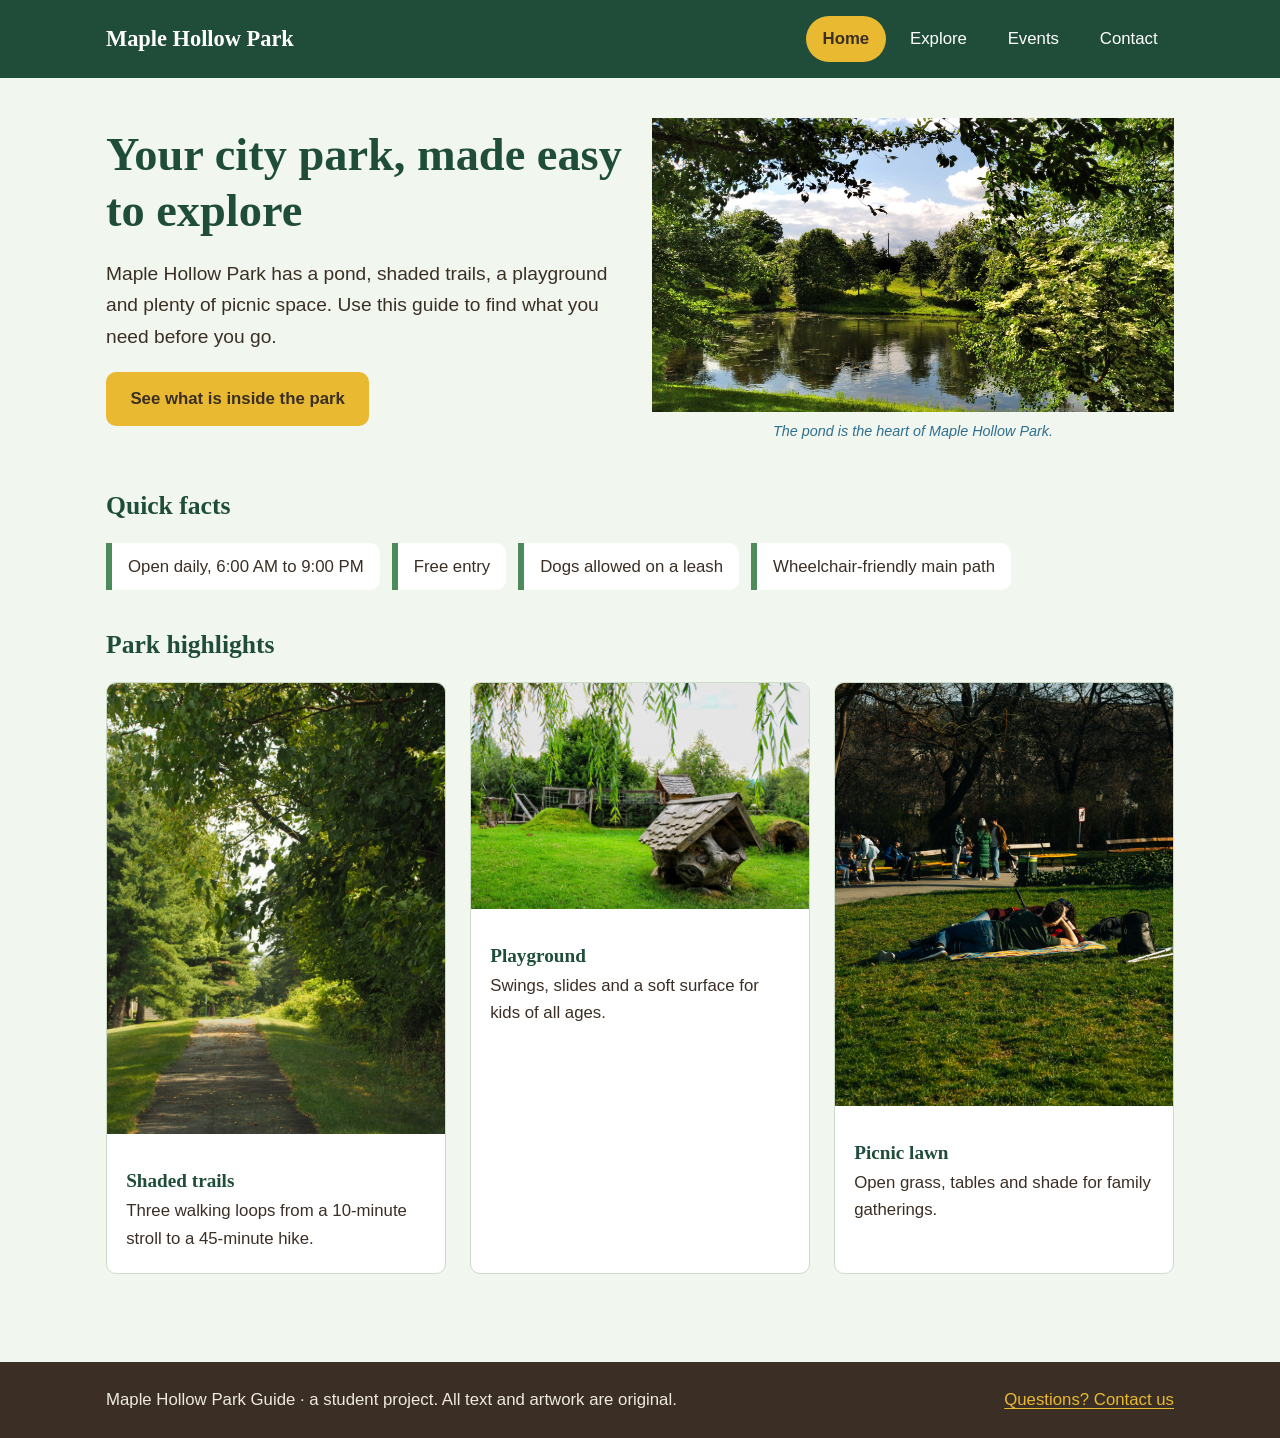
<file: index.html>
<!DOCTYPE html>
<html lang="en">
<head>
  <meta charset="UTF-8">
  <meta name="viewport" content="width=device-width, initial-scale=1.0">
  <meta name="description" content="Maple Hollow Park guide: trails, playground, picnic areas and events.">
  <title>Home | Maple Hollow Park Guide</title>
  <link rel="stylesheet" href="style.css">
</head>
<body>
  <header class="site-header">
    <div class="header-inner">
      <a class="brand" href="index.html">Maple Hollow Park</a>
      <nav class="site-nav" aria-label="Main navigation">
        <ul>
          <li><a href="index.html" aria-current="page">Home</a></li>
          <li><a href="explore.html">Explore</a></li>
          <li><a href="events.html">Events</a></li>
          <li><a href="contact.html">Contact</a></li>
        </ul>
      </nav>
    </div>
  </header>

  <main>
    <section class="hero" aria-labelledby="welcome">
      <div class="hero-text">
        <h1 id="welcome">Your city park, made easy to explore</h1>
        <p class="lead">Maple Hollow Park has a pond, shaded trails, a playground and plenty of picnic space. Use this guide to find what you need before you go.</p>
        <p><a class="btn" href="explore.html">See what is inside the park</a></p>
      </div>
      <figure>
        <img src="pond.jpg" alt="Illustration of a calm blue pond with lily pads, surrounded by green trees under a yellow sun">
        <figcaption>The pond is the heart of Maple Hollow Park.</figcaption>
      </figure>
    </section>

    <section aria-labelledby="quick-facts">
      <h2 id="quick-facts">Quick facts</h2>
      <ul class="facts">
        <li>Open daily, 6:00 AM to 9:00 PM</li>
        <li>Free entry</li>
        <li>Dogs allowed on a leash</li>
        <li>Wheelchair-friendly main path</li>
      </ul>
    </section>

    <section aria-labelledby="highlights">
      <h2 id="highlights">Park highlights</h2>
      <div class="card-grid">
        <article class="card">
          <img src="trail.jpg" alt="A dirt trail winding between tall green trees toward a yellow trail sign">
          <div class="card-body">
            <h3>Shaded trails</h3>
            <p>Three walking loops from a 10-minute stroll to a 45-minute hike.</p>
          </div>
        </article>
        <article class="card">
          <img src="playground.jpg" alt="A playground with a swing set and a yellow slide on green grass">
          <div class="card-body">
            <h3>Playground</h3>
            <p>Swings, slides and a soft surface for kids of all ages.</p>
          </div>
        </article>
        <article class="card">
          <img src="picnic.jpg" alt="A red checkered picnic blanket with food under a large tree">
          <div class="card-body">
            <h3>Picnic lawn</h3>
            <p>Open grass, tables and shade for family gatherings.</p>
          </div>
        </article>
      </div>
    </section>
  </main>

  <footer class="site-footer">
    <div class="footer-inner">
      <p>Maple Hollow Park Guide &middot; a student project. All text and artwork are original.</p>
      <p><a href="contact.html">Questions? Contact us</a></p>
    </div>
  </footer>
</body>
</html>
</file>
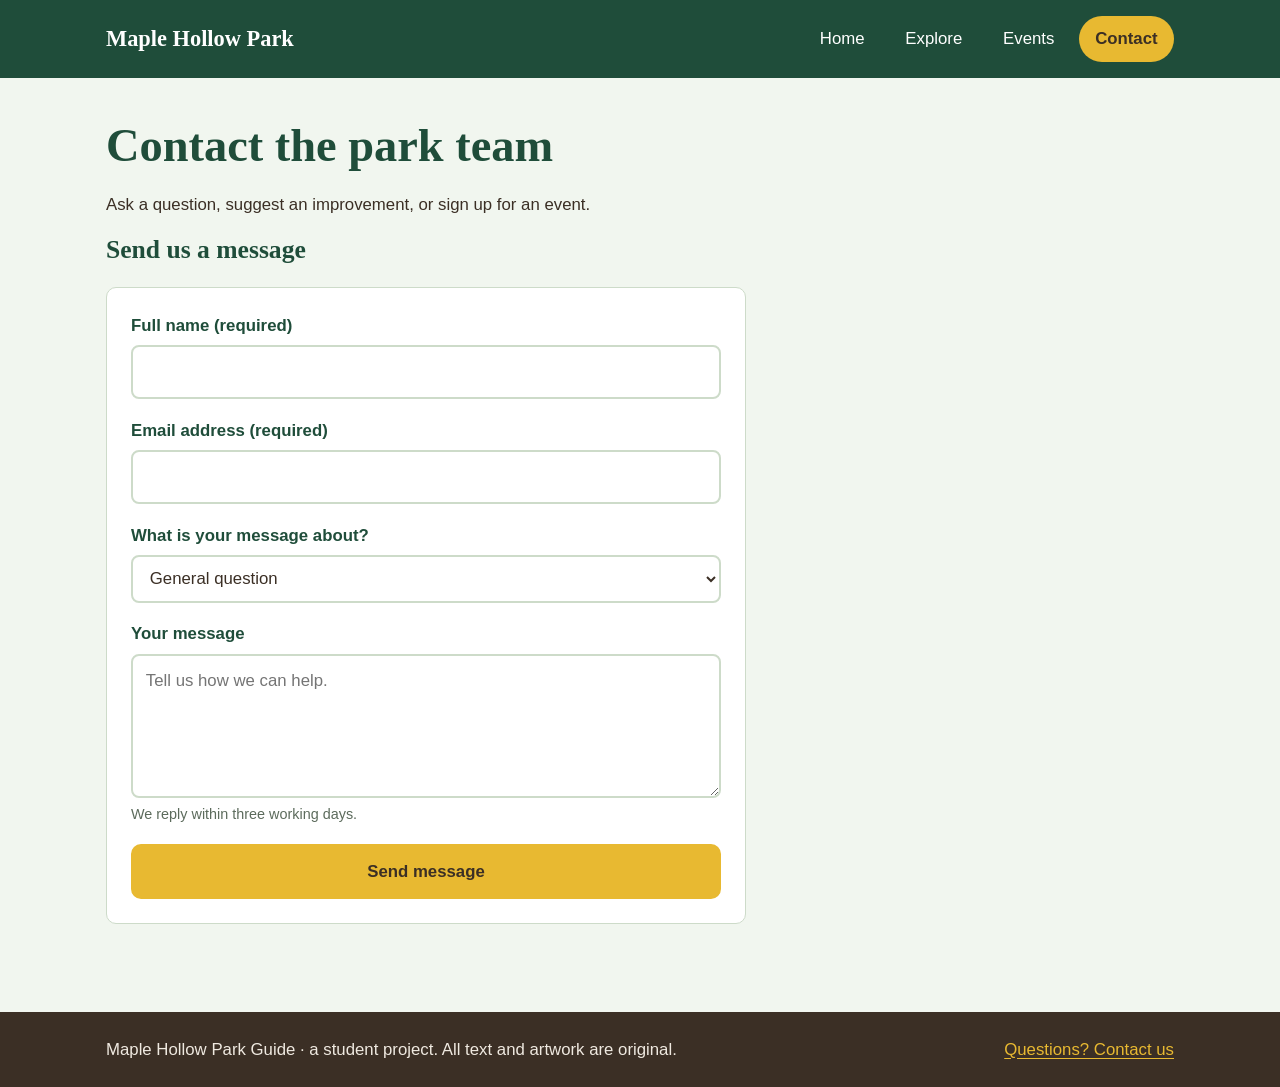
<file: contact.html>
<!DOCTYPE html>
<html lang="en">
<head>
  <meta charset="UTF-8">
  <meta name="viewport" content="width=device-width, initial-scale=1.0">
  <meta name="description" content="Maple Hollow Park guide: trails, playground, picnic areas and events.">
  <title>Contact | Maple Hollow Park Guide</title>
  <link rel="stylesheet" href="style.css">
</head>
<body>
  <header class="site-header">
    <div class="header-inner">
      <a class="brand" href="index.html">Maple Hollow Park</a>
      <nav class="site-nav" aria-label="Main navigation">
        <ul>
          <li><a href="index.html">Home</a></li>
          <li><a href="explore.html">Explore</a></li>
          <li><a href="events.html">Events</a></li>
          <li><a href="contact.html" aria-current="page">Contact</a></li>
        </ul>
      </nav>
    </div>
  </header>

  <main>
    <h1>Contact the park team</h1>
    <p class="lead">Ask a question, suggest an improvement, or sign up for an event.</p>

    <section aria-labelledby="form-title">
      <h2 id="form-title">Send us a message</h2>
      <form action="#" method="post">
        <div class="field">
          <label for="name">Full name (required)</label>
          <input type="text" id="name" name="name" autocomplete="name" required>
        </div>

        <div class="field">
          <label for="email">Email address (required)</label>
          <input type="email" id="email" name="email" autocomplete="email" required>
        </div>

        <div class="field">
          <label for="topic">What is your message about?</label>
          <select id="topic" name="topic">
            <option value="question">General question</option>
            <option value="event">Event sign-up</option>
            <option value="suggestion">Suggestion</option>
            <option value="report">Report a problem</option>
          </select>
        </div>

        <div class="field">
          <label for="message">Your message</label>
          <textarea id="message" name="message" placeholder="Tell us how we can help."></textarea>
          <p class="hint">We reply within three working days.</p>
        </div>

        <button type="submit">Send message</button>
      </form>
    </section>
  </main>

  <footer class="site-footer">
    <div class="footer-inner">
      <p>Maple Hollow Park Guide &middot; a student project. All text and artwork are original.</p>
      <p><a href="contact.html">Questions? Contact us</a></p>
    </div>
  </footer>
</body>
</html>
</file>
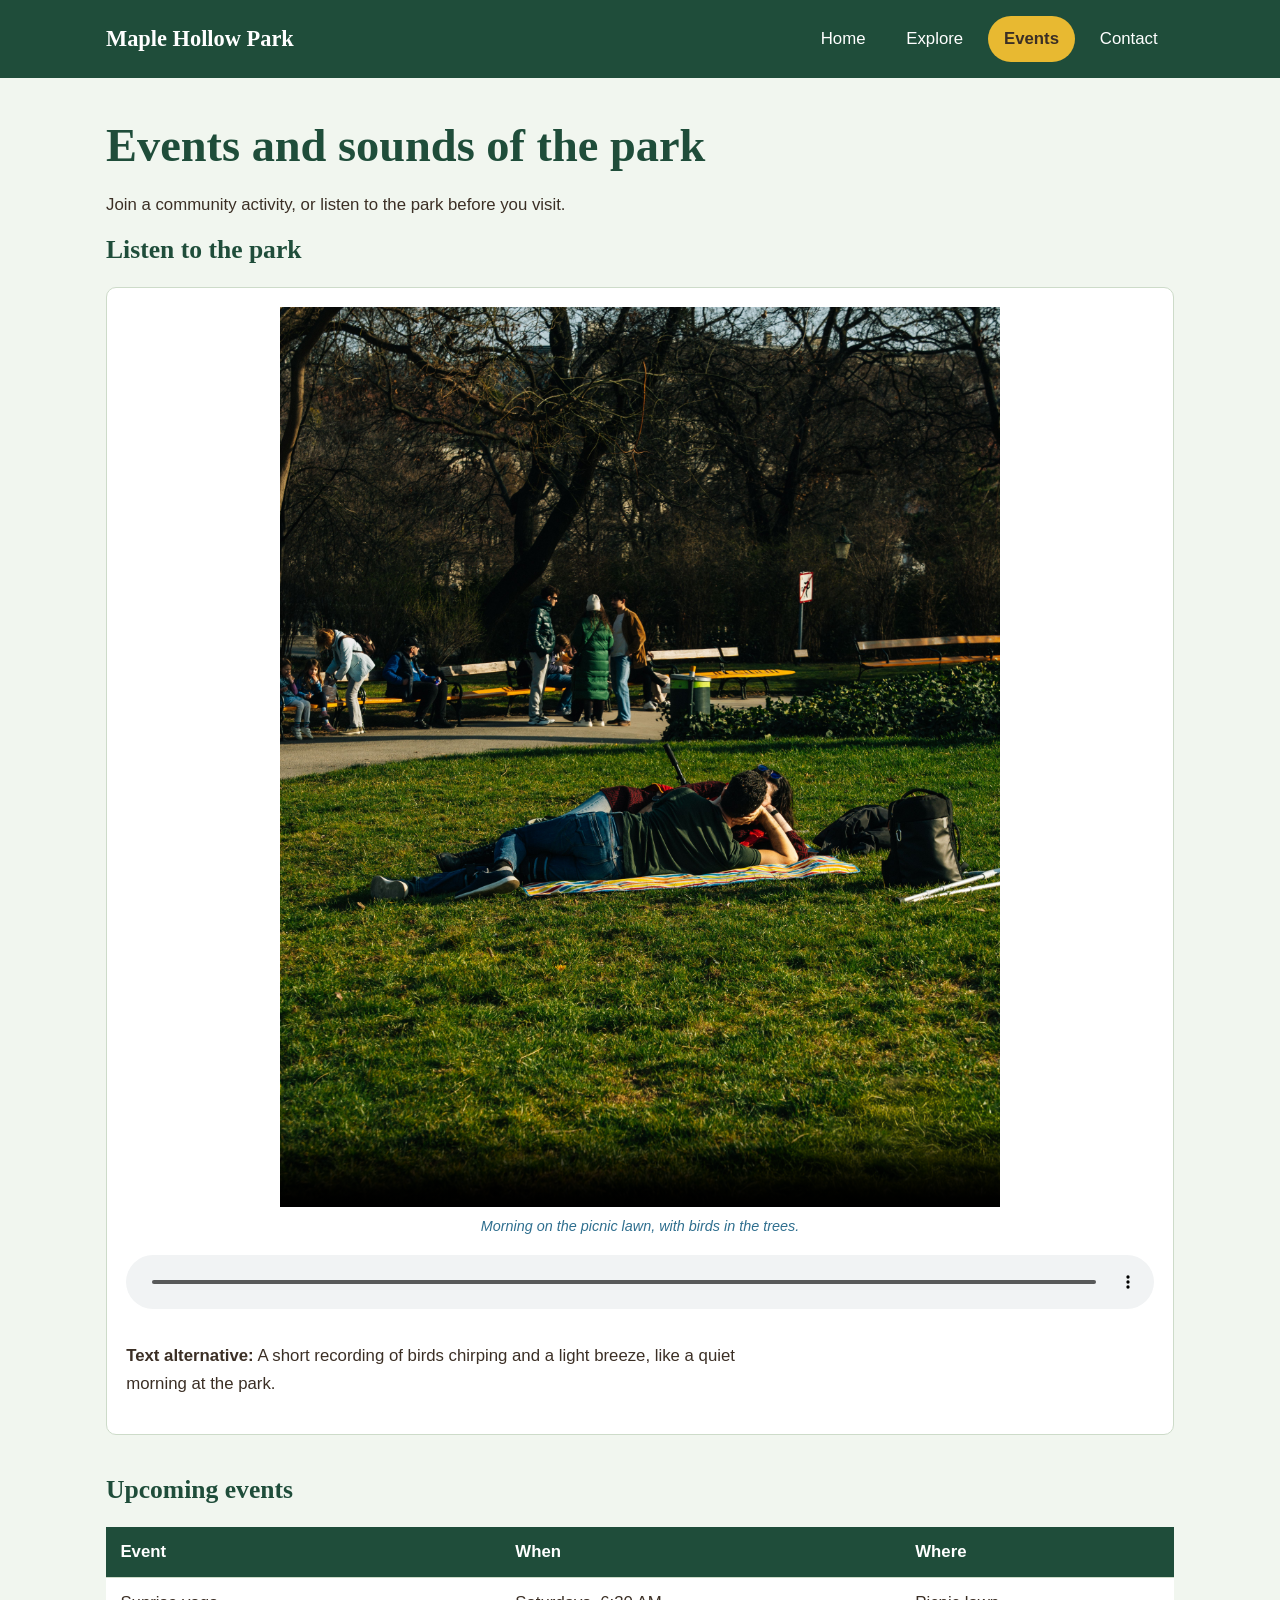
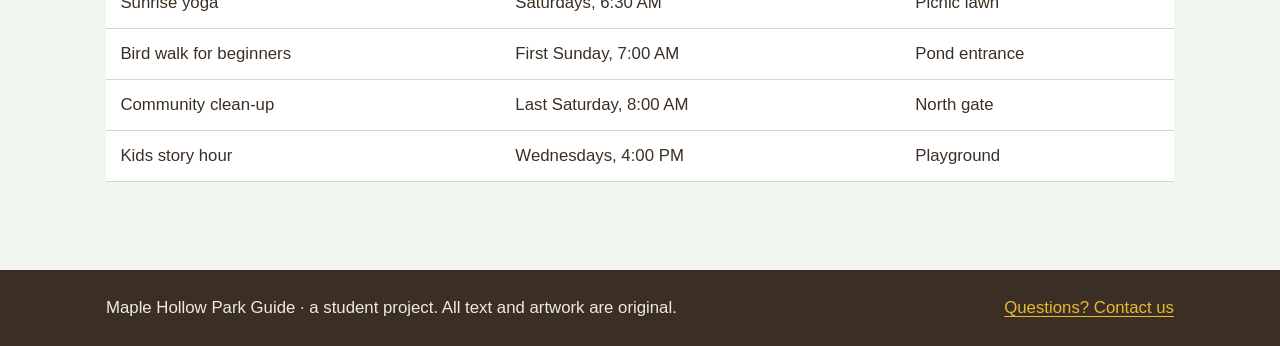
<file: events.html>
<!DOCTYPE html>
<html lang="en">
<head>
  <meta charset="UTF-8">
  <meta name="viewport" content="width=device-width, initial-scale=1.0">
  <meta name="description" content="Maple Hollow Park guide: trails, playground, picnic areas and events.">
  <title>Events | Maple Hollow Park Guide</title>
  <link rel="stylesheet" href="style.css">
</head>
<body>
  <header class="site-header">
    <div class="header-inner">
      <a class="brand" href="index.html">Maple Hollow Park</a>
      <nav class="site-nav" aria-label="Main navigation">
        <ul>
          <li><a href="index.html">Home</a></li>
          <li><a href="explore.html">Explore</a></li>
          <li><a href="events.html" aria-current="page">Events</a></li>
          <li><a href="contact.html">Contact</a></li>
        </ul>
      </nav>
    </div>
  </header>

  <main>
    <h1>Events and sounds of the park</h1>
    <p class="lead">Join a community activity, or listen to the park before you visit.</p>

    <section aria-labelledby="listen">
      <h2 id="listen">Listen to the park</h2>
      <div class="audio-box">
        <figure>
            <video controls poster="picnic.jpg" style="display:block; margin:0 auto; width:100%; max-width:720px; height:auto;">
            <source src="Urban Trails Kitsap Maple Hollow Park.mp4" type="video/mp4">
            </video>
            <figcaption style="text-align:center;">Morning on the picnic lawn, with birds in the trees.</figcaption>
        </figure>
        <audio controls>
          <source src="park-sounds.wav" type="audio/wav">
          Your browser does not support the audio element.
        </audio>
        <p><strong>Text alternative:</strong> A short recording of birds chirping and a light breeze, like a quiet morning at the park.</p>
      </div>
    </section>

    <section aria-labelledby="calendar">
      <h2 id="calendar">Upcoming events</h2>
      <div class="table-wrap">
        <table>
          <thead>
            <tr><th scope="col">Event</th><th scope="col">When</th><th scope="col">Where</th></tr>
          </thead>
          <tbody>
            <tr><td>Sunrise yoga</td><td>Saturdays, 6:30 AM</td><td>Picnic lawn</td></tr>
            <tr><td>Bird walk for beginners</td><td>First Sunday, 7:00 AM</td><td>Pond entrance</td></tr>
            <tr><td>Community clean-up</td><td>Last Saturday, 8:00 AM</td><td>North gate</td></tr>
            <tr><td>Kids story hour</td><td>Wednesdays, 4:00 PM</td><td>Playground</td></tr>
          </tbody>
        </table>
      </div>
    </section>
  </main>

  <footer class="site-footer">
    <div class="footer-inner">
      <p>Maple Hollow Park Guide &middot; a student project. All text and artwork are original.</p>
      <p><a href="contact.html">Questions? Contact us</a></p>
    </div>
  </footer>
</body>
</html>
</file>
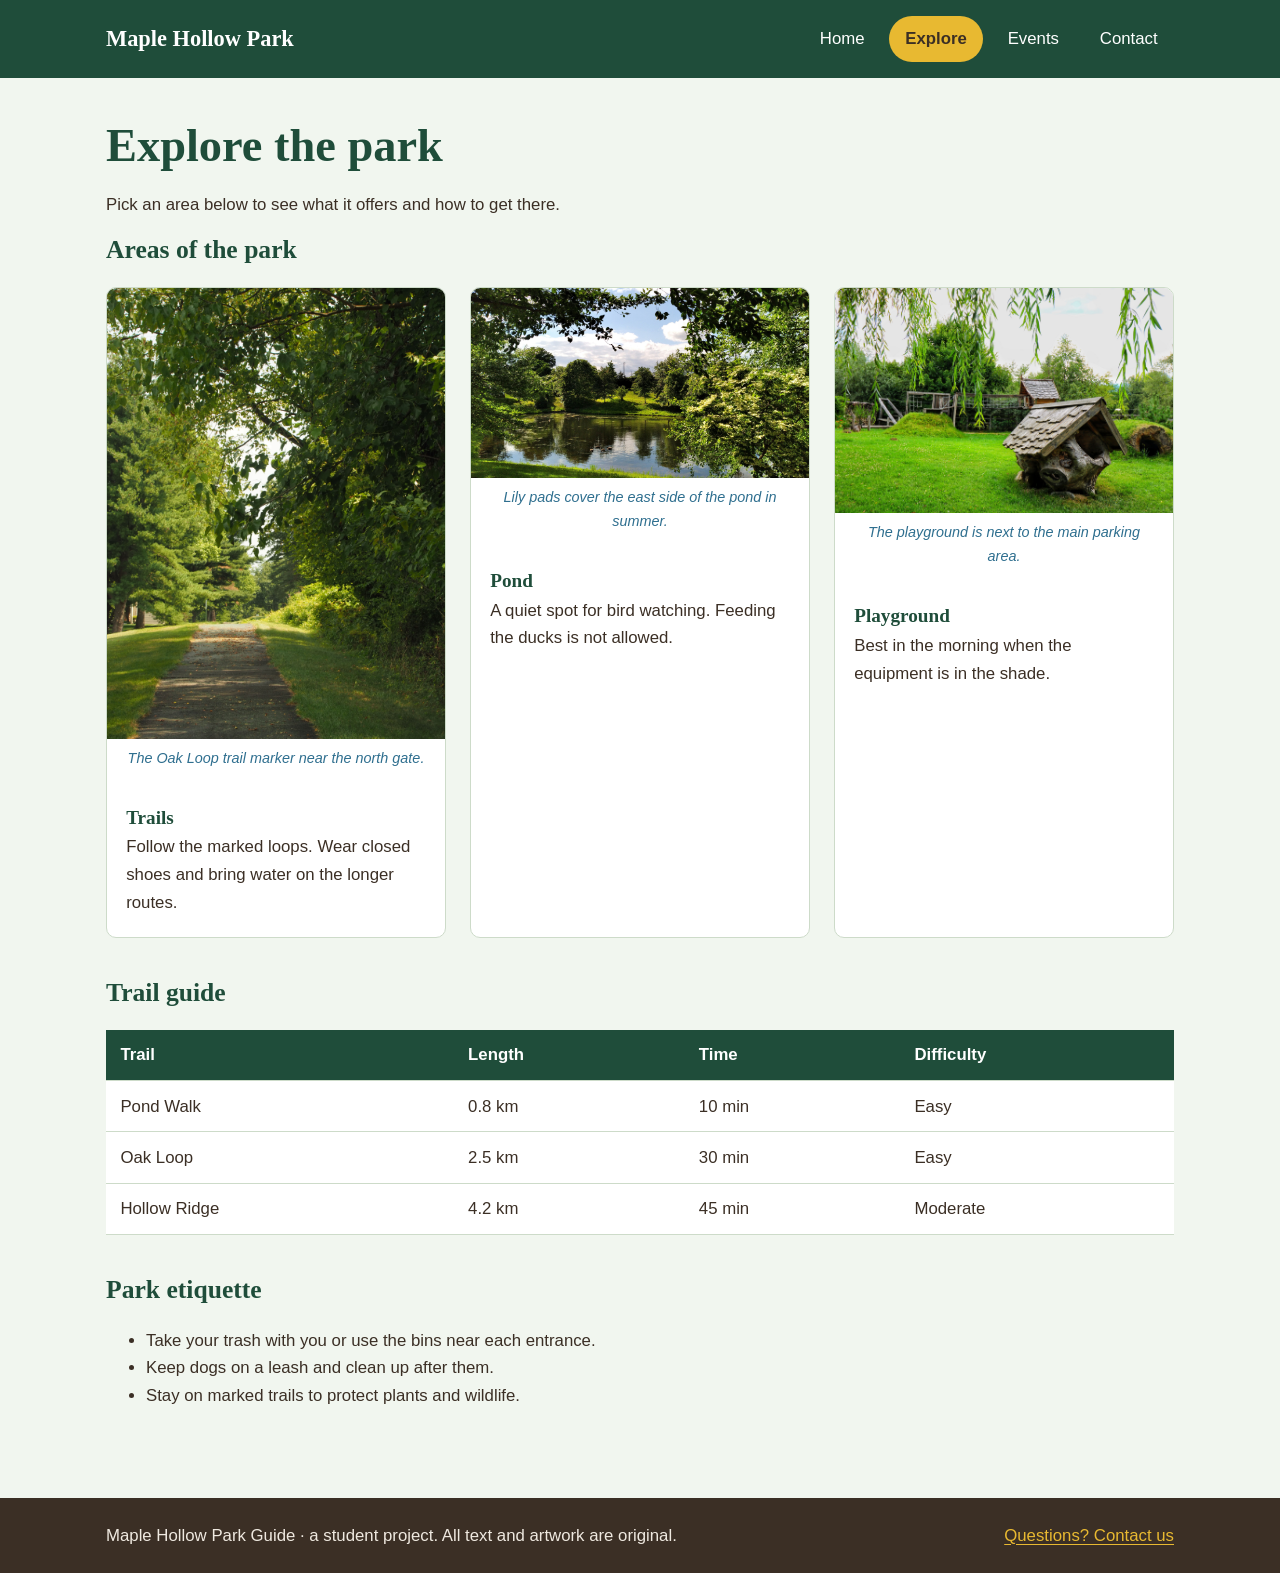
<file: explore.html>
<!DOCTYPE html>
<html lang="en">
<head>
  <meta charset="UTF-8">
  <meta name="viewport" content="width=device-width, initial-scale=1.0">
  <meta name="description" content="Maple Hollow Park guide: trails, playground, picnic areas and events.">
  <title>Explore | Maple Hollow Park Guide</title>
  <link rel="stylesheet" href="style.css">
</head>
<body>
  <header class="site-header">
    <div class="header-inner">
      <a class="brand" href="index.html">Maple Hollow Park</a>
      <nav class="site-nav" aria-label="Main navigation">
        <ul>
          <li><a href="index.html">Home</a></li>
          <li><a href="explore.html" aria-current="page">Explore</a></li>
          <li><a href="events.html">Events</a></li>
          <li><a href="contact.html">Contact</a></li>
        </ul>
      </nav>
    </div>
  </header>

  <main>
    <h1>Explore the park</h1>
    <p class="lead">Pick an area below to see what it offers and how to get there.</p>

    <section aria-labelledby="areas">
      <h2 id="areas">Areas of the park</h2>
      <div class="card-grid">
        <article class="card">
          <figure>
            <img src="trail.jpg" alt="A winding dirt trail through green trees with a yellow trail marker">
            <figcaption>The Oak Loop trail marker near the north gate.</figcaption>
          </figure>
          <div class="card-body">
            <h3>Trails</h3>
            <p>Follow the marked loops. Wear closed shoes and bring water on the longer routes.</p>
          </div>
        </article>
        <article class="card">
          <figure>
            <img src="pond.jpg" alt="A blue pond with floating lily pads and trees on both sides">
            <figcaption>Lily pads cover the east side of the pond in summer.</figcaption>
          </figure>
          <div class="card-body">
            <h3>Pond</h3>
            <p>A quiet spot for bird watching. Feeding the ducks is not allowed.</p>
          </div>
        </article>
        <article class="card">
          <figure>
            <img src="playground.jpg" alt="Colorful playground equipment including swings and a slide">
            <figcaption>The playground is next to the main parking area.</figcaption>
          </figure>
          <div class="card-body">
            <h3>Playground</h3>
            <p>Best in the morning when the equipment is in the shade.</p>
          </div>
        </article>
      </div>
    </section>

    <section aria-labelledby="trails">
      <h2 id="trails">Trail guide</h2>
      <div class="table-wrap">
        <table>
          <thead>
            <tr><th scope="col">Trail</th><th scope="col">Length</th><th scope="col">Time</th><th scope="col">Difficulty</th></tr>
          </thead>
          <tbody>
            <tr><td>Pond Walk</td><td>0.8 km</td><td>10 min</td><td>Easy</td></tr>
            <tr><td>Oak Loop</td><td>2.5 km</td><td>30 min</td><td>Easy</td></tr>
            <tr><td>Hollow Ridge</td><td>4.2 km</td><td>45 min</td><td>Moderate</td></tr>
          </tbody>
        </table>
      </div>
    </section>

    <section aria-labelledby="rules">
      <h2 id="rules">Park etiquette</h2>
      <ul>
        <li>Take your trash with you or use the bins near each entrance.</li>
        <li>Keep dogs on a leash and clean up after them.</li>
        <li>Stay on marked trails to protect plants and wildlife.</li>
      </ul>
    </section>
  </main>

  <footer class="site-footer">
    <div class="footer-inner">
      <p>Maple Hollow Park Guide &middot; a student project. All text and artwork are original.</p>
      <p><a href="contact.html">Questions? Contact us</a></p>
    </div>
  </footer>
</body>
</html>
</file>
<file: style.css>
:root {
  --spruce: #1f4d3a;
  --moss: #4f8a5b;
  --mint: #f1f6ef;
  --pond: #2f6f8f;
  --ginkgo: #e8b931;
  --bark: #3b2f25;
  --white: #ffffff;
  --line: #cddbc9;

  --font-body: "Segoe UI", "Helvetica Neue", Arial, sans-serif;
  --font-head: Georgia, "Times New Roman", serif;

  --radius: 10px;
  --gap: 1.5rem;
  --max: 1100px;
}

*, *::before, *::after { box-sizing: border-box; }

html { -webkit-text-size-adjust: 100%; text-size-adjust: 100%; }

body {
  margin: 0;
  font-family: var(--font-body);
  font-size: 1.05rem;
  line-height: 1.65;
  color: var(--bark);
  background: var(--mint);
  overflow-wrap: break-word;
}

img, video, iframe { max-width: 100%; height: auto; }
img { display: block; }

video {
  display: block;
  margin: 0 auto;
  width: 100%;
  max-width: 720px;
}

h1, h2, h3 { font-family: var(--font-head); color: var(--spruce); line-height: 1.2; }
h1 { font-size: clamp(1.8rem, 6vw, 2.9rem); margin: 0 0 .5rem; }
h2 { font-size: clamp(1.4rem, 4vw, 1.6rem); margin-top: 0; }
h3 { font-size: 1.2rem; margin-bottom: .3rem; }
p { max-width: 68ch; }

a { color: var(--pond); text-underline-offset: 3px; }
a:hover { color: var(--spruce); text-decoration-thickness: 2px; }
a:focus-visible, button:focus-visible, input:focus-visible,
select:focus-visible, textarea:focus-visible {
  outline: 3px solid var(--ginkgo);
  outline-offset: 2px;
}

.site-header { background: var(--spruce); color: var(--white); }
.header-inner {
  max-width: var(--max); margin: 0 auto; padding: 1rem;
  display: flex; flex-direction: column; gap: .75rem;
}
.brand { font-family: var(--font-head); font-size: 1.4rem; font-weight: bold;
  color: var(--white); text-decoration: none; }
.brand:hover { color: var(--ginkgo); }
.site-nav ul { list-style: none; margin: 0; padding: 0;
  display: flex; flex-wrap: wrap; gap: .5rem; }
.site-nav a {
  display: block; padding: .45rem .9rem; border-radius: 999px;
  color: var(--white); text-decoration: none;
  border: 2px solid transparent;
}
.site-nav a:hover { background: rgba(255,255,255,.15); color: var(--white); }
.site-nav a[aria-current="page"] { background: var(--ginkgo); color: var(--bark); font-weight: 600; }

main { max-width: var(--max); margin: 0 auto; padding: 1.5rem 1rem 3rem; }
section { margin-bottom: 2.5rem; }

.hero {
  display: grid; gap: var(--gap); align-items: center;
  grid-template-columns: 1fr;
}
.hero-text .lead { font-size: 1.2rem; }

.btn, button {
  display: inline-block; font: inherit; font-weight: 600;
  background: var(--ginkgo); color: var(--bark);
  border: 2px solid var(--ginkgo); border-radius: var(--radius);
  padding: .7rem 1.4rem; cursor: pointer; text-decoration: none;
  transition: background .15s, color .15s;
}
.btn:hover, button:hover { background: var(--spruce); border-color: var(--spruce); color: var(--white); }

.card-grid { display: grid; gap: var(--gap); grid-template-columns: 1fr; }
.card {
  background: var(--white); border: 1px solid var(--line);
  border-radius: var(--radius); overflow: hidden;
  display: flex; flex-direction: column;
}
.card figure { margin: 0; }
.card-body { padding: 1rem 1.2rem 1.3rem; }
.card-body p { margin: .3rem 0 0; }

figure { margin: 0; }
figcaption { font-size: .9rem; color: var(--pond); padding: .5rem 0; font-style: italic; text-align: center; }
.card figcaption { padding: .5rem 1.2rem 0; }

.facts { list-style: none; padding: 0; margin: 0;
  display: flex; flex-wrap: wrap; gap: .75rem; }
.facts li { background: var(--white); border-left: 6px solid var(--moss);
  padding: .6rem 1rem; border-radius: 0 var(--radius) var(--radius) 0; }

.table-wrap { overflow-x: auto; -webkit-overflow-scrolling: touch; }
table { border-collapse: collapse; width: 100%; background: var(--white); }
th, td { text-align: left; padding: .7rem .9rem; border-bottom: 1px solid var(--line); }
th { background: var(--spruce); color: var(--white); }
tbody tr:hover { background: #e6f0e2; }

.audio-box { background: var(--white); border: 1px solid var(--line);
  border-radius: var(--radius); padding: 1.2rem; }
audio { width: 100%; margin: .5rem 0; }

form { background: var(--white); border: 1px solid var(--line);
  border-radius: var(--radius); padding: 1.5rem;
  display: flex; flex-direction: column; gap: 1.1rem;
  width: 100%; max-width: 640px; }
.field { display: flex; flex-direction: column; gap: .35rem; }
label { font-weight: 600; color: var(--spruce); }
input, select, textarea {
  font: inherit; color: var(--bark); width: 100%;
  padding: .7rem .8rem; border: 2px solid var(--line);
  border-radius: 8px; background: var(--white);
}
input:hover, select:hover, textarea:hover { border-color: var(--moss); }
input:focus, select:focus, textarea:focus { border-color: var(--pond); }
textarea { min-height: 9rem; resize: vertical; }
.hint { font-size: .9rem; color: #5c6b5c; margin: 0; }

.site-footer { background: var(--bark); color: #efe9e0; }
.footer-inner { max-width: var(--max); margin: 0 auto; padding: 1.5rem 1rem;
  display: flex; flex-direction: column; gap: .5rem; }
.site-footer a { color: var(--ginkgo); }
.site-footer a:hover { color: var(--white); }
.site-footer p { margin: 0; }

@media (max-width: 480px) {
  body { font-size: 1rem; }
  main { padding: 1rem .75rem 2rem; }
  .site-nav a { padding: .4rem .75rem; }
  .btn, button { width: 100%; text-align: center; }
  form { padding: 1rem; }
  th, td { padding: .55rem .6rem; }
}

@media (min-width: 640px) {
  .card-grid { grid-template-columns: repeat(2, 1fr); }
  .header-inner { flex-direction: row; align-items: center; justify-content: space-between; }
  .footer-inner { flex-direction: row; justify-content: space-between; }
}

@media (min-width: 960px) {
  .hero { grid-template-columns: 1fr 1fr; }
  .card-grid { grid-template-columns: repeat(3, 1fr); }
  main { padding-top: 2.5rem; }
}

@media (prefers-reduced-motion: reduce) {
  * { transition: none !important; }
}
</file>
